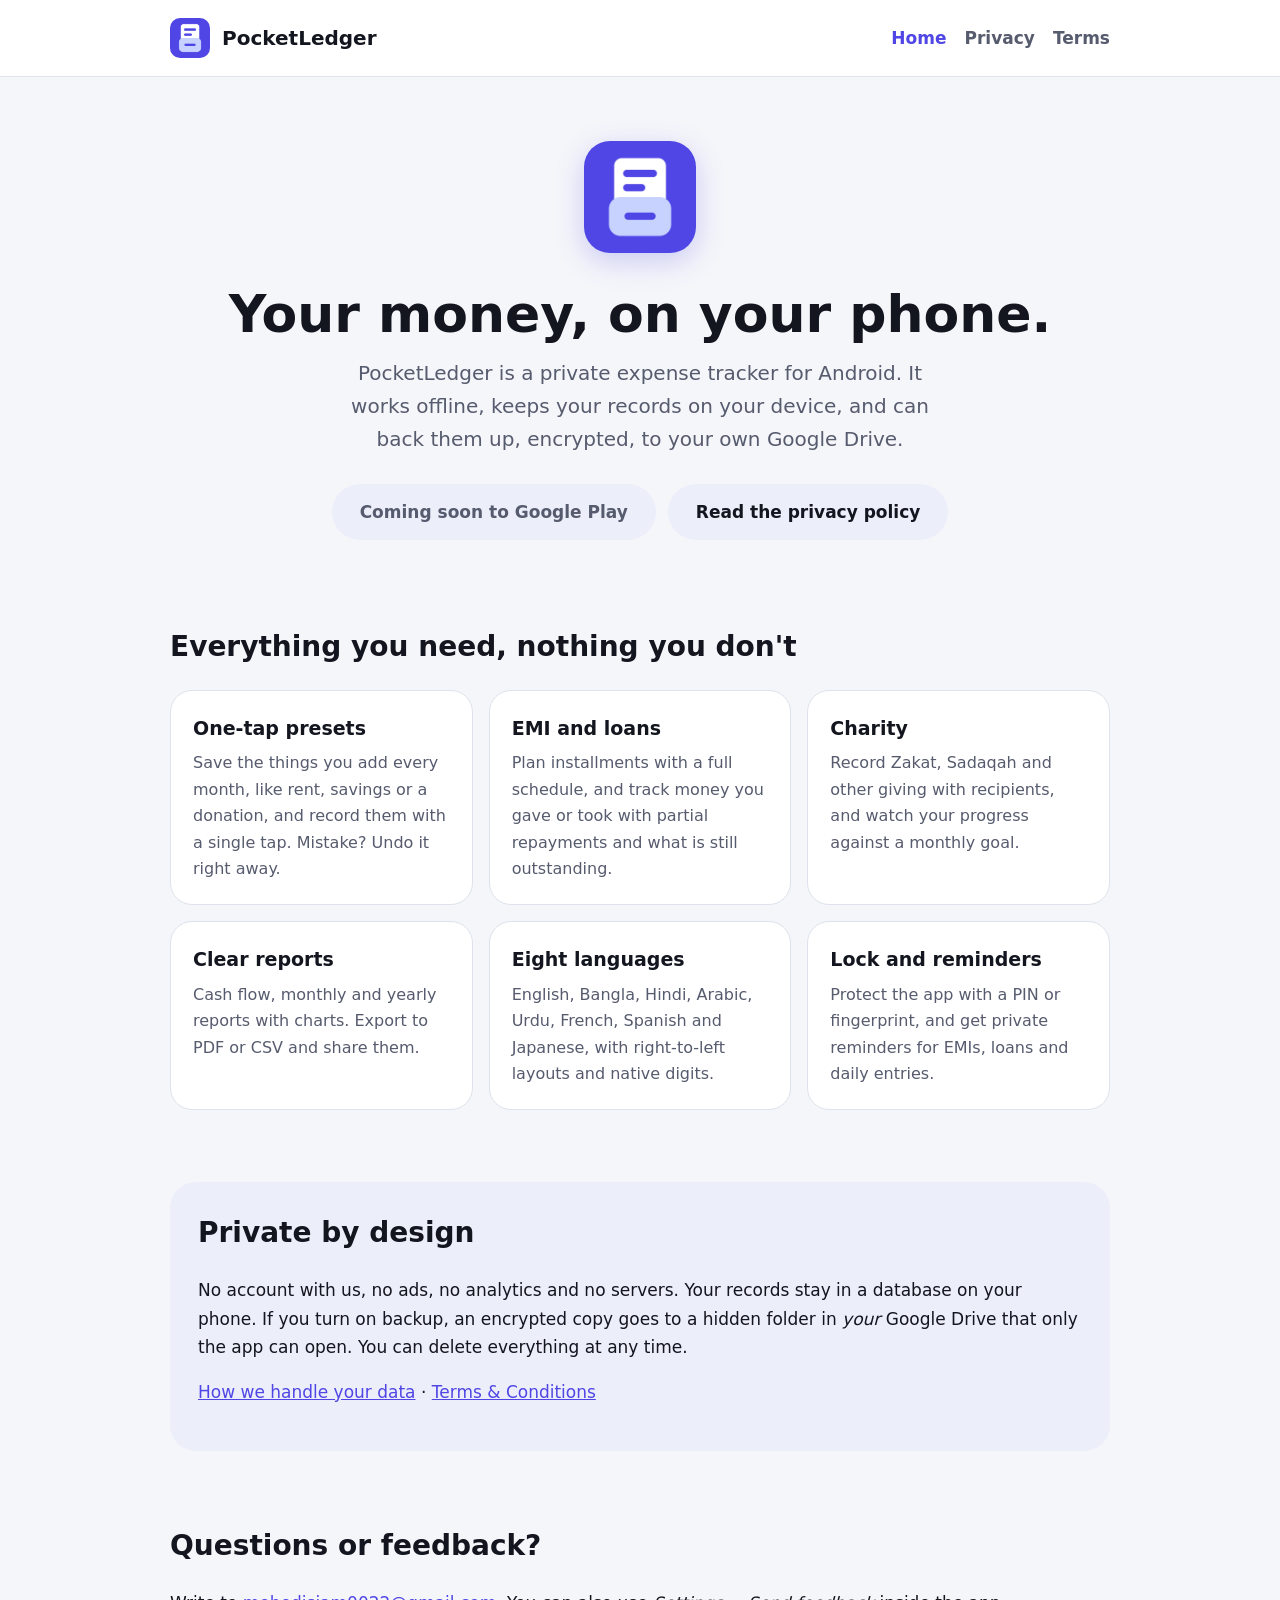
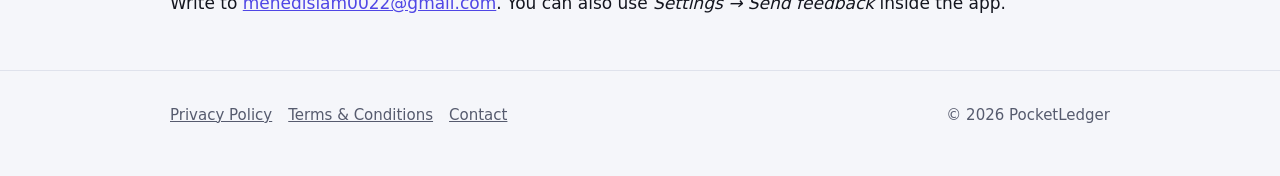
<file: index.html>
<!doctype html>
<html lang="en">
<head>
<meta charset="utf-8">
<meta name="viewport" content="width=device-width, initial-scale=1">
<title>PocketLedger: private, offline expense tracker for Android</title>
<meta name="description" content="PocketLedger records earnings, expenses, EMIs, loans and charity on your phone, works offline and backs up encrypted to your own Google Drive.">
<meta name="theme-color" content="#4f46e5">
<link rel="icon" href="assets/icon.png">
<link rel="apple-touch-icon" href="assets/icon.png">
<link rel="stylesheet" href="style.css">
</head>
<body>
<header class="site"><div class="wrap">
<a class="brand" href="./"><img src="assets/icon.png" alt="" width="40" height="40">PocketLedger</a>
<nav><a href="./" aria-current="page">Home</a><a href="privacy.html">Privacy</a><a href="terms.html">Terms</a></nav>
</div></header>
<main>
<div class="wrap">
<div class="hero">
<img class="logo" src="assets/icon.png" alt="PocketLedger app icon" width="112" height="112">
<h1>Your money, on your phone.</h1>
<p class="lead">PocketLedger is a private expense tracker for Android. It works offline, keeps your records on your device, and can back them up, encrypted, to your own Google Drive.</p>
<div class="actions">
<span class="btn disabled" role="note">Coming soon to Google Play</span>
<a class="btn secondary" href="privacy.html">Read the privacy policy</a>
</div>
</div>
<section>
<h2>Everything you need, nothing you don't</h2>
<div class="grid">
<div class="card"><h3>One-tap presets</h3><p>Save the things you add every month, like rent, savings or a donation, and record them with a single tap. Mistake? Undo it right away.</p></div>
<div class="card"><h3>EMI and loans</h3><p>Plan installments with a full schedule, and track money you gave or took with partial repayments and what is still outstanding.</p></div>
<div class="card"><h3>Charity</h3><p>Record Zakat, Sadaqah and other giving with recipients, and watch your progress against a monthly goal.</p></div>
<div class="card"><h3>Clear reports</h3><p>Cash flow, monthly and yearly reports with charts. Export to PDF or CSV and share them.</p></div>
<div class="card"><h3>Eight languages</h3><p>English, Bangla, Hindi, Arabic, Urdu, French, Spanish and Japanese, with right-to-left layouts and native digits.</p></div>
<div class="card"><h3>Lock and reminders</h3><p>Protect the app with a PIN or fingerprint, and get private reminders for EMIs, loans and daily entries.</p></div>
</div>
</section>
<section>
<div class="banner">
<h2>Private by design</h2>
<p>No account with us, no ads, no analytics and no servers. Your records stay in a database on your phone. If you turn on backup, an encrypted copy goes to a hidden folder in <em>your</em> Google Drive that only the app can open. You can delete everything at any time.</p>
<p><a href="privacy.html">How we handle your data</a> &middot; <a href="terms.html">Terms &amp; Conditions</a></p>
</div>
</section>
<section>
<h2>Questions or feedback?</h2>
<p>Write to <a href="mailto:mehedisiam0022@gmail.com">mehedisiam0022@gmail.com</a>. You can also use <em>Settings &rarr; Send feedback</em> inside the app.</p>
</section>
</div>
</main>
<footer class="site"><div class="wrap">
<div><a href="privacy.html">Privacy Policy</a><a href="terms.html">Terms &amp; Conditions</a><a href="mailto:mehedisiam0022@gmail.com">Contact</a></div>
<div>&copy; 2026 PocketLedger</div>
</div></footer>
</body>
</html>
</file>
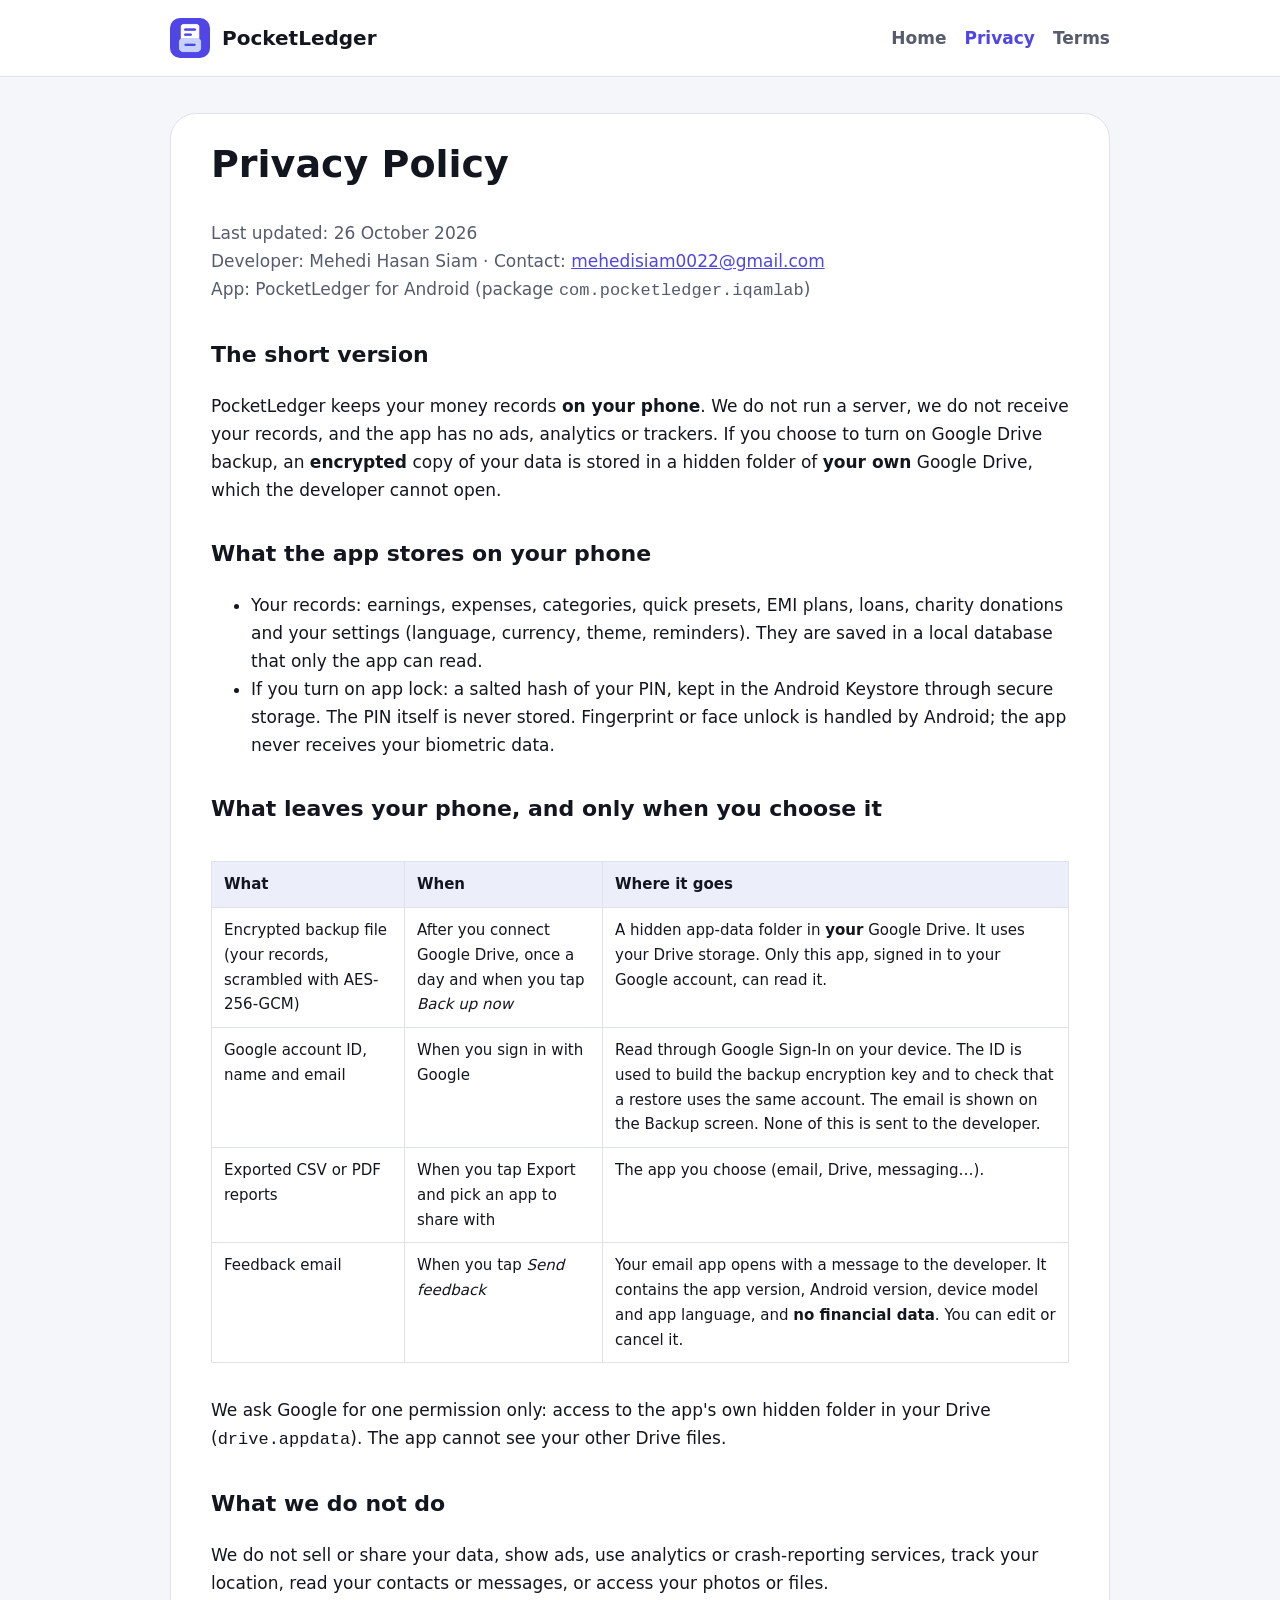
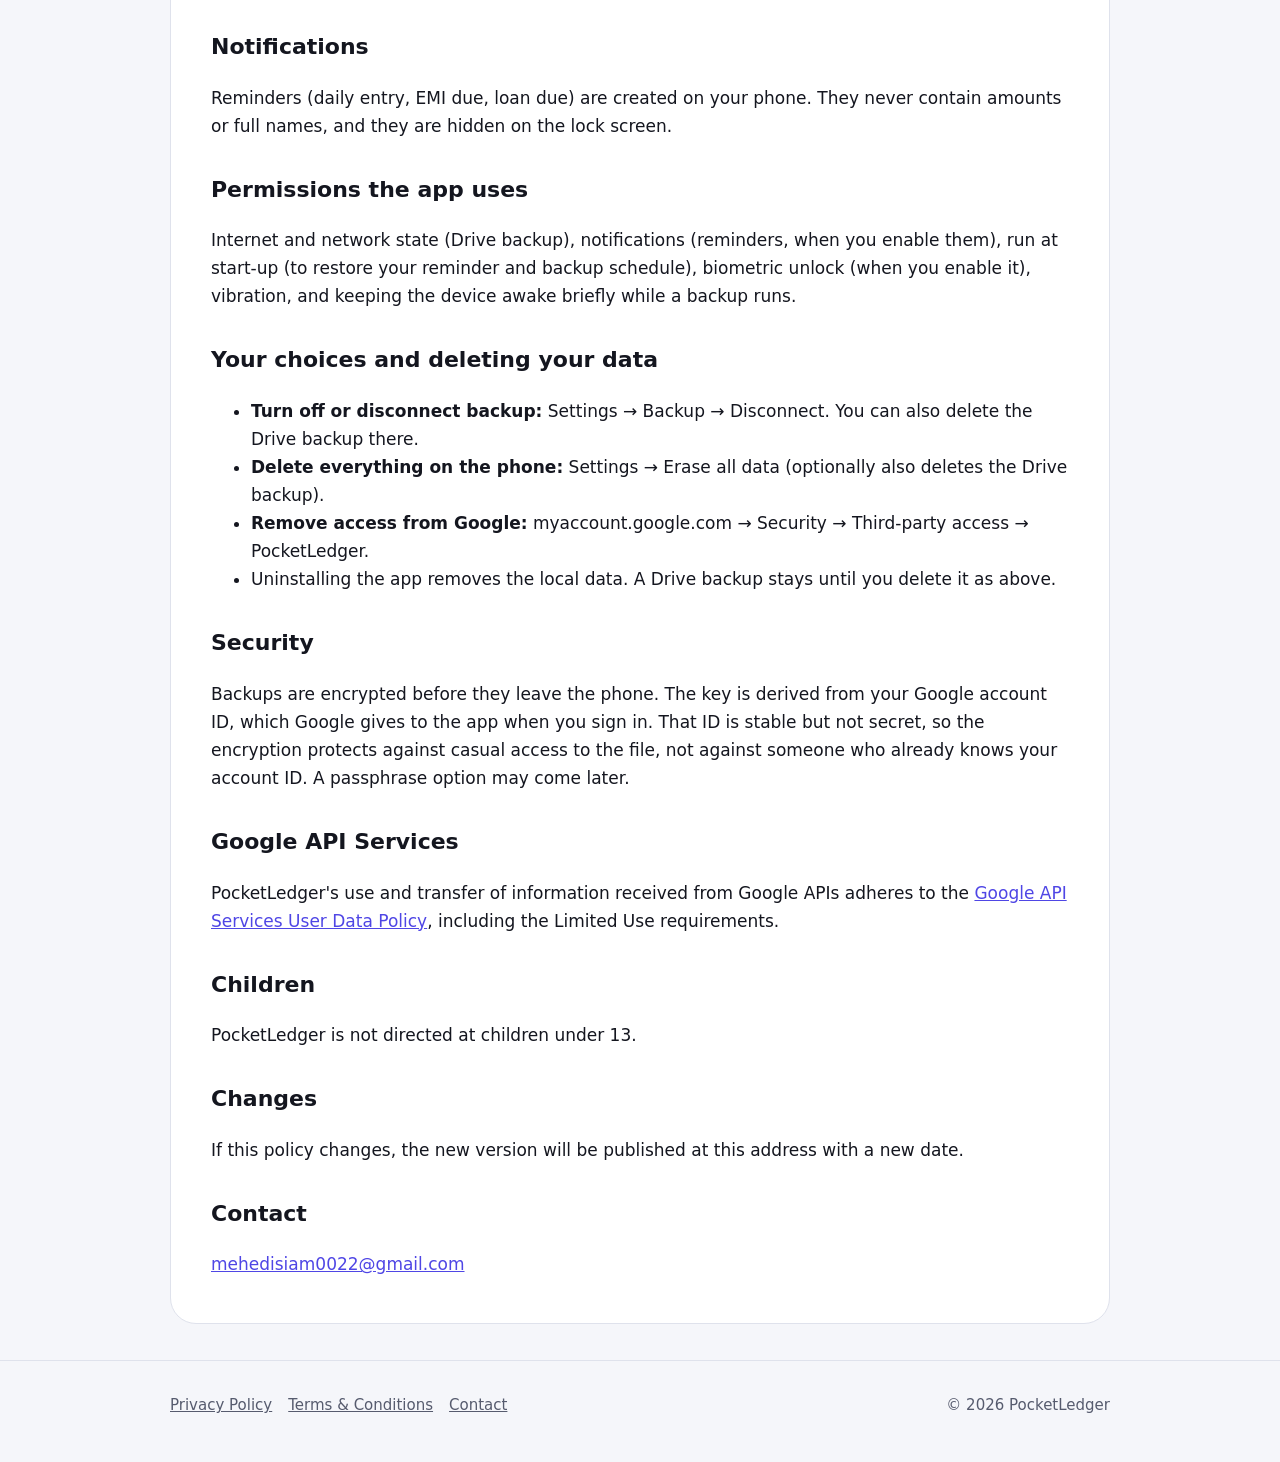
<file: privacy.html>
<!doctype html>
<html lang="en">
<head>
<meta charset="utf-8">
<meta name="viewport" content="width=device-width, initial-scale=1">
<title>Privacy Policy | PocketLedger</title>
<meta name="description" content="How PocketLedger handles your data: records stay on your phone, backups are encrypted and stored in your own Google Drive.">
<meta name="theme-color" content="#4f46e5">
<link rel="icon" href="assets/icon.png">
<link rel="apple-touch-icon" href="assets/icon.png">
<link rel="stylesheet" href="style.css">
</head>
<body>
<header class="site"><div class="wrap">
<a class="brand" href="./"><img src="assets/icon.png" alt="" width="40" height="40">PocketLedger</a>
<nav><a href="./">Home</a><a href="privacy.html" aria-current="page">Privacy</a><a href="terms.html">Terms</a></nav>
</div></header>
<main>
<div class="wrap"><article class="doc">
<h1>Privacy Policy</h1>
<p class="meta">Last updated: 26 October 2026<br>Developer: Mehedi Hasan Siam &middot; Contact: <a href="mailto:mehedisiam0022@gmail.com">mehedisiam0022@gmail.com</a><br>App: PocketLedger for Android (package <code>com.pocketledger.iqamlab</code>)</p>

<h2>The short version</h2>
<p>PocketLedger keeps your money records <strong>on your phone</strong>. We do not run a server, we do not receive your records, and the app has no ads, analytics or trackers. If you choose to turn on Google Drive backup, an <strong>encrypted</strong> copy of your data is stored in a hidden folder of <strong>your own</strong> Google Drive, which the developer cannot open.</p>

<h2>What the app stores on your phone</h2>
<ul>
<li>Your records: earnings, expenses, categories, quick presets, EMI plans, loans, charity donations and your settings (language, currency, theme, reminders). They are saved in a local database that only the app can read.</li>
<li>If you turn on app lock: a salted hash of your PIN, kept in the Android Keystore through secure storage. The PIN itself is never stored. Fingerprint or face unlock is handled by Android; the app never receives your biometric data.</li>
</ul>

<h2>What leaves your phone, and only when you choose it</h2>
<div class="table-scroll"><table>
<tr><th>What</th><th>When</th><th>Where it goes</th></tr>
<tr><td>Encrypted backup file (your records, scrambled with AES-256-GCM)</td><td>After you connect Google Drive, once a day and when you tap <em>Back up now</em></td><td>A hidden app-data folder in <strong>your</strong> Google Drive. It uses your Drive storage. Only this app, signed in to your Google account, can read it.</td></tr>
<tr><td>Google account ID, name and email</td><td>When you sign in with Google</td><td>Read through Google Sign-In on your device. The ID is used to build the backup encryption key and to check that a restore uses the same account. The email is shown on the Backup screen. None of this is sent to the developer.</td></tr>
<tr><td>Exported CSV or PDF reports</td><td>When you tap Export and pick an app to share with</td><td>The app you choose (email, Drive, messaging&hellip;).</td></tr>
<tr><td>Feedback email</td><td>When you tap <em>Send feedback</em></td><td>Your email app opens with a message to the developer. It contains the app version, Android version, device model and app language, and <strong>no financial data</strong>. You can edit or cancel it.</td></tr>
</table></div>
<p>We ask Google for one permission only: access to the app's own hidden folder in your Drive (<code>drive.appdata</code>). The app cannot see your other Drive files.</p>

<h2>What we do not do</h2>
<p>We do not sell or share your data, show ads, use analytics or crash-reporting services, track your location, read your contacts or messages, or access your photos or files.</p>

<h2>Notifications</h2>
<p>Reminders (daily entry, EMI due, loan due) are created on your phone. They never contain amounts or full names, and they are hidden on the lock screen.</p>

<h2>Permissions the app uses</h2>
<p>Internet and network state (Drive backup), notifications (reminders, when you enable them), run at start-up (to restore your reminder and backup schedule), biometric unlock (when you enable it), vibration, and keeping the device awake briefly while a backup runs.</p>

<h2>Your choices and deleting your data</h2>
<ul>
<li><strong>Turn off or disconnect backup:</strong> Settings &rarr; Backup &rarr; Disconnect. You can also delete the Drive backup there.</li>
<li><strong>Delete everything on the phone:</strong> Settings &rarr; Erase all data (optionally also deletes the Drive backup).</li>
<li><strong>Remove access from Google:</strong> myaccount.google.com &rarr; Security &rarr; Third-party access &rarr; PocketLedger.</li>
<li>Uninstalling the app removes the local data. A Drive backup stays until you delete it as above.</li>
</ul>

<h2>Security</h2>
<p>Backups are encrypted before they leave the phone. The key is derived from your Google account ID, which Google gives to the app when you sign in. That ID is stable but not secret, so the encryption protects against casual access to the file, not against someone who already knows your account ID. A passphrase option may come later.</p>

<h2>Google API Services</h2>
<p>PocketLedger's use and transfer of information received from Google APIs adheres to the <a href="https://developers.google.com/terms/api-services-user-data-policy">Google API Services User Data Policy</a>, including the Limited Use requirements.</p>

<h2>Children</h2>
<p>PocketLedger is not directed at children under 13.</p>

<h2>Changes</h2>
<p>If this policy changes, the new version will be published at this address with a new date.</p>

<h2>Contact</h2>
<p><a href="mailto:mehedisiam0022@gmail.com">mehedisiam0022@gmail.com</a></p>
</article></div>
</main>
<footer class="site"><div class="wrap">
<div><a href="privacy.html">Privacy Policy</a><a href="terms.html">Terms &amp; Conditions</a><a href="mailto:mehedisiam0022@gmail.com">Contact</a></div>
<div>&copy; 2026 PocketLedger</div>
</div></footer>
</body>
</html>
</file>
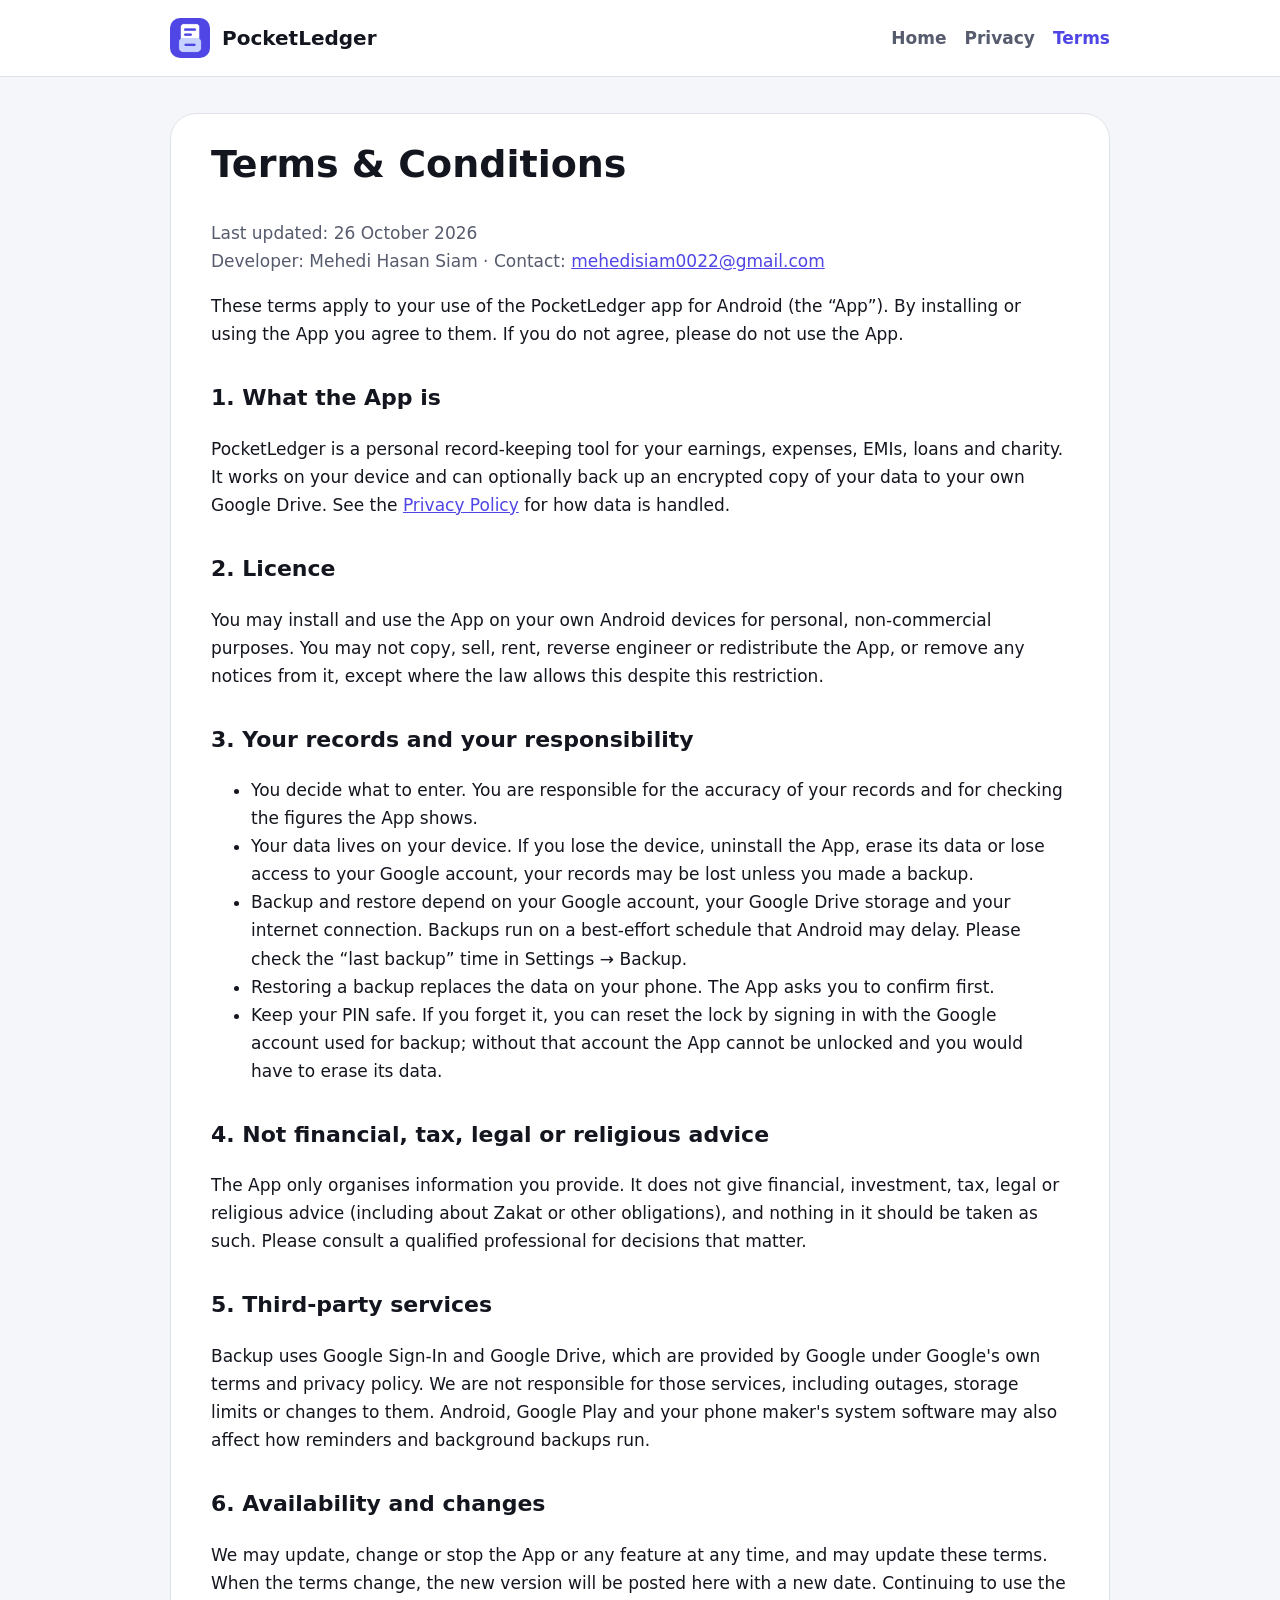
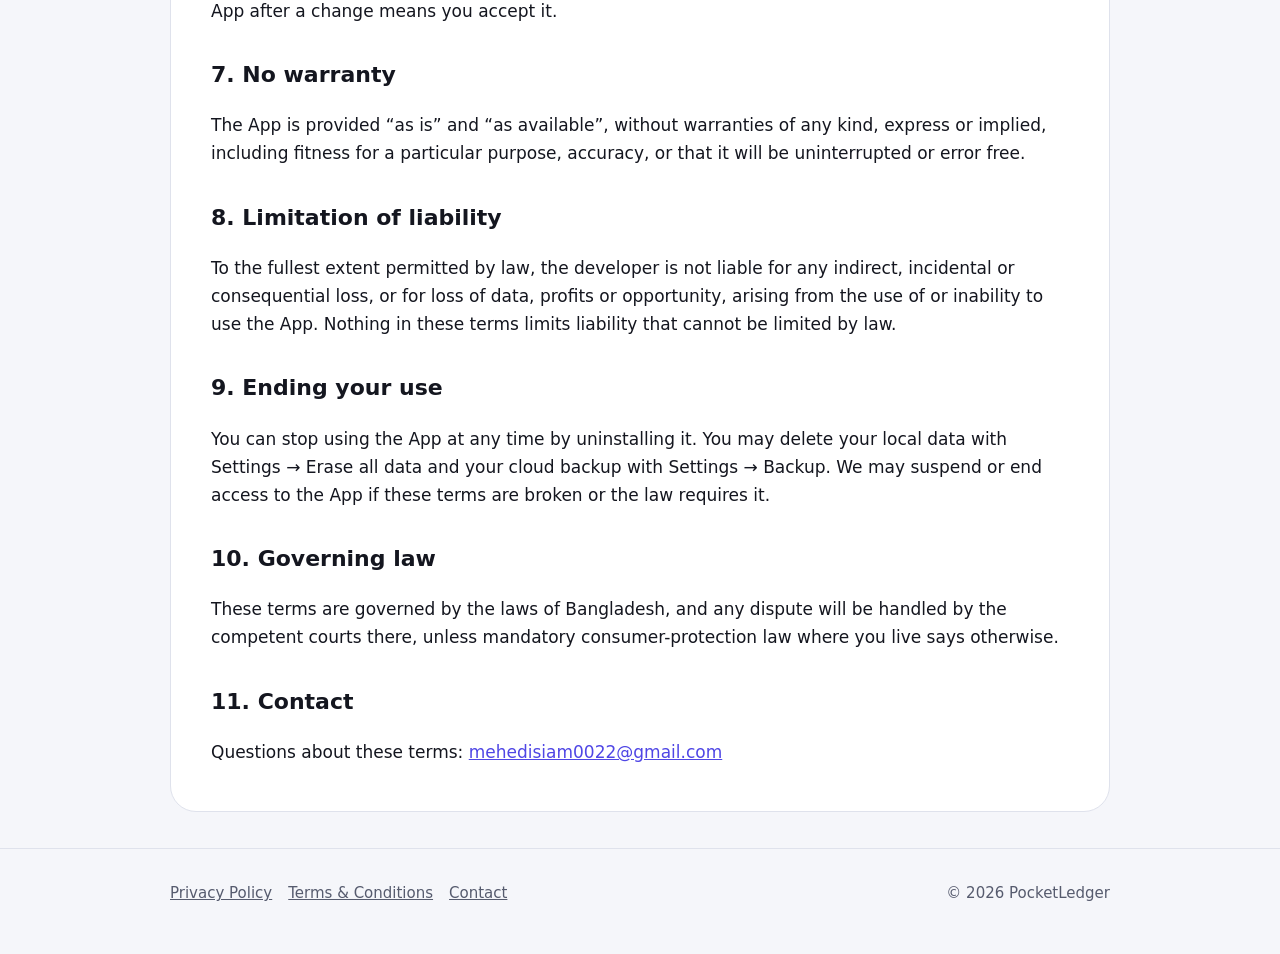
<file: terms.html>
<!doctype html>
<html lang="en">
<head>
<meta charset="utf-8">
<meta name="viewport" content="width=device-width, initial-scale=1">
<title>Terms & Conditions | PocketLedger</title>
<meta name="description" content="The terms for using the PocketLedger app for Android.">
<meta name="theme-color" content="#4f46e5">
<link rel="icon" href="assets/icon.png">
<link rel="apple-touch-icon" href="assets/icon.png">
<link rel="stylesheet" href="style.css">
</head>
<body>
<header class="site"><div class="wrap">
<a class="brand" href="./"><img src="assets/icon.png" alt="" width="40" height="40">PocketLedger</a>
<nav><a href="./">Home</a><a href="privacy.html">Privacy</a><a href="terms.html" aria-current="page">Terms</a></nav>
</div></header>
<main>
<div class="wrap"><article class="doc">
<h1>Terms &amp; Conditions</h1>
<p class="meta">Last updated: 26 October 2026<br>Developer: Mehedi Hasan Siam &middot; Contact: <a href="mailto:mehedisiam0022@gmail.com">mehedisiam0022@gmail.com</a></p>

<p>These terms apply to your use of the PocketLedger app for Android (the &ldquo;App&rdquo;). By installing or using the App you agree to them. If you do not agree, please do not use the App.</p>

<h2>1. What the App is</h2>
<p>PocketLedger is a personal record-keeping tool for your earnings, expenses, EMIs, loans and charity. It works on your device and can optionally back up an encrypted copy of your data to your own Google Drive. See the <a href="privacy.html">Privacy Policy</a> for how data is handled.</p>

<h2>2. Licence</h2>
<p>You may install and use the App on your own Android devices for personal, non-commercial purposes. You may not copy, sell, rent, reverse engineer or redistribute the App, or remove any notices from it, except where the law allows this despite this restriction.</p>

<h2>3. Your records and your responsibility</h2>
<ul>
<li>You decide what to enter. You are responsible for the accuracy of your records and for checking the figures the App shows.</li>
<li>Your data lives on your device. If you lose the device, uninstall the App, erase its data or lose access to your Google account, your records may be lost unless you made a backup.</li>
<li>Backup and restore depend on your Google account, your Google Drive storage and your internet connection. Backups run on a best-effort schedule that Android may delay. Please check the &ldquo;last backup&rdquo; time in Settings &rarr; Backup.</li>
<li>Restoring a backup replaces the data on your phone. The App asks you to confirm first.</li>
<li>Keep your PIN safe. If you forget it, you can reset the lock by signing in with the Google account used for backup; without that account the App cannot be unlocked and you would have to erase its data.</li>
</ul>

<h2>4. Not financial, tax, legal or religious advice</h2>
<p>The App only organises information you provide. It does not give financial, investment, tax, legal or religious advice (including about Zakat or other obligations), and nothing in it should be taken as such. Please consult a qualified professional for decisions that matter.</p>

<h2>5. Third-party services</h2>
<p>Backup uses Google Sign-In and Google Drive, which are provided by Google under Google's own terms and privacy policy. We are not responsible for those services, including outages, storage limits or changes to them. Android, Google Play and your phone maker's system software may also affect how reminders and background backups run.</p>

<h2>6. Availability and changes</h2>
<p>We may update, change or stop the App or any feature at any time, and may update these terms. When the terms change, the new version will be posted here with a new date. Continuing to use the App after a change means you accept it.</p>

<h2>7. No warranty</h2>
<p>The App is provided &ldquo;as is&rdquo; and &ldquo;as available&rdquo;, without warranties of any kind, express or implied, including fitness for a particular purpose, accuracy, or that it will be uninterrupted or error free.</p>

<h2>8. Limitation of liability</h2>
<p>To the fullest extent permitted by law, the developer is not liable for any indirect, incidental or consequential loss, or for loss of data, profits or opportunity, arising from the use of or inability to use the App. Nothing in these terms limits liability that cannot be limited by law.</p>

<h2>9. Ending your use</h2>
<p>You can stop using the App at any time by uninstalling it. You may delete your local data with Settings &rarr; Erase all data and your cloud backup with Settings &rarr; Backup. We may suspend or end access to the App if these terms are broken or the law requires it.</p>

<h2>10. Governing law</h2>
<p>These terms are governed by the laws of Bangladesh, and any dispute will be handled by the competent courts there, unless mandatory consumer-protection law where you live says otherwise.</p>

<h2>11. Contact</h2>
<p>Questions about these terms: <a href="mailto:mehedisiam0022@gmail.com">mehedisiam0022@gmail.com</a></p>
</article></div>
</main>
<footer class="site"><div class="wrap">
<div><a href="privacy.html">Privacy Policy</a><a href="terms.html">Terms &amp; Conditions</a><a href="mailto:mehedisiam0022@gmail.com">Contact</a></div>
<div>&copy; 2026 PocketLedger</div>
</div></footer>
</body>
</html>
</file>
<file: style.css>
:root {
  --bg: #f5f6fa;
  --surface: #ffffff;
  --text: #14161f;
  --muted: #565b6e;
  --border: #dfe2ec;
  --primary: #4f46e5;
  --primary-text: #ffffff;
  --soft: #eceefa;
}
@media (prefers-color-scheme: dark) {
  :root {
    --bg: #0e1118;
    --surface: #171b26;
    --text: #eef0f7;
    --muted: #a3a9bd;
    --border: #2a3042;
    --primary: #8b85ff;
    --primary-text: #0e1118;
    --soft: #1f2433;
  }
}
* { box-sizing: border-box; }
html { -webkit-text-size-adjust: 100%; }
body {
  margin: 0;
  background: var(--bg);
  color: var(--text);
  font: 17px/1.65 system-ui, -apple-system, "Segoe UI", Roboto, "Noto Sans", sans-serif;
}
a { color: var(--primary); }
.wrap { max-width: 980px; margin: 0 auto; padding: 0 20px; }
header.site { padding: 18px 0; border-bottom: 1px solid var(--border); background: var(--surface); }
header.site .wrap { display: flex; align-items: center; justify-content: space-between; gap: 16px; flex-wrap: wrap; }
.brand { display: flex; align-items: center; gap: 12px; color: var(--text); text-decoration: none; font-weight: 700; font-size: 20px; }
.brand img { width: 40px; height: 40px; border-radius: 10px; }
nav a { margin-inline-start: 18px; color: var(--muted); text-decoration: none; font-weight: 600; }
nav a:hover, nav a[aria-current="page"] { color: var(--primary); }
.hero { padding: 64px 0 48px; text-align: center; }
.hero img.logo { width: 112px; height: 112px; border-radius: 26px; box-shadow: 0 8px 28px rgba(79, 70, 229, 0.25); }
.hero h1 { font-size: clamp(34px, 6vw, 52px); line-height: 1.15; margin: 24px 0 12px; }
.hero p.lead { max-width: 620px; margin: 0 auto 28px; color: var(--muted); font-size: 20px; }
.btn { display: inline-block; padding: 14px 28px; border-radius: 999px; background: var(--primary); color: var(--primary-text); font-weight: 700; text-decoration: none; }
.btn.secondary { background: var(--soft); color: var(--text); }
.btn.disabled { background: var(--soft); color: var(--muted); cursor: default; }
.actions { display: flex; gap: 12px; justify-content: center; flex-wrap: wrap; }
section { padding: 36px 0; }
section h2 { font-size: 28px; margin: 0 0 20px; }
.grid { display: grid; gap: 16px; grid-template-columns: repeat(auto-fit, minmax(260px, 1fr)); }
.card { background: var(--surface); border: 1px solid var(--border); border-radius: 22px; padding: 22px; }
.card h3 { margin: 0 0 6px; font-size: 19px; }
.card p { margin: 0; color: var(--muted); font-size: 16px; }
.banner { background: var(--soft); border-radius: 26px; padding: 28px; }
.banner h2 { margin-top: 0; }
article.doc { background: var(--surface); border: 1px solid var(--border); border-radius: 26px; padding: 28px clamp(18px, 4vw, 40px); margin: 36px 0; }
article.doc h1 { margin-top: 0; font-size: clamp(28px, 5vw, 38px); line-height: 1.2; }
article.doc h2 { margin-top: 32px; font-size: 22px; }
article.doc .meta { color: var(--muted); }
article.doc table { width: 100%; border-collapse: collapse; margin: 16px 0; font-size: 15px; }
article.doc th, article.doc td { border: 1px solid var(--border); padding: 10px 12px; text-align: start; vertical-align: top; }
article.doc th { background: var(--soft); }
.table-scroll { overflow-x: auto; }
footer.site { padding: 32px 0 48px; border-top: 1px solid var(--border); color: var(--muted); font-size: 15px; }
footer.site .wrap { display: flex; justify-content: space-between; gap: 16px; flex-wrap: wrap; }
footer.site a { color: var(--muted); margin-inline-end: 16px; }
</file>
